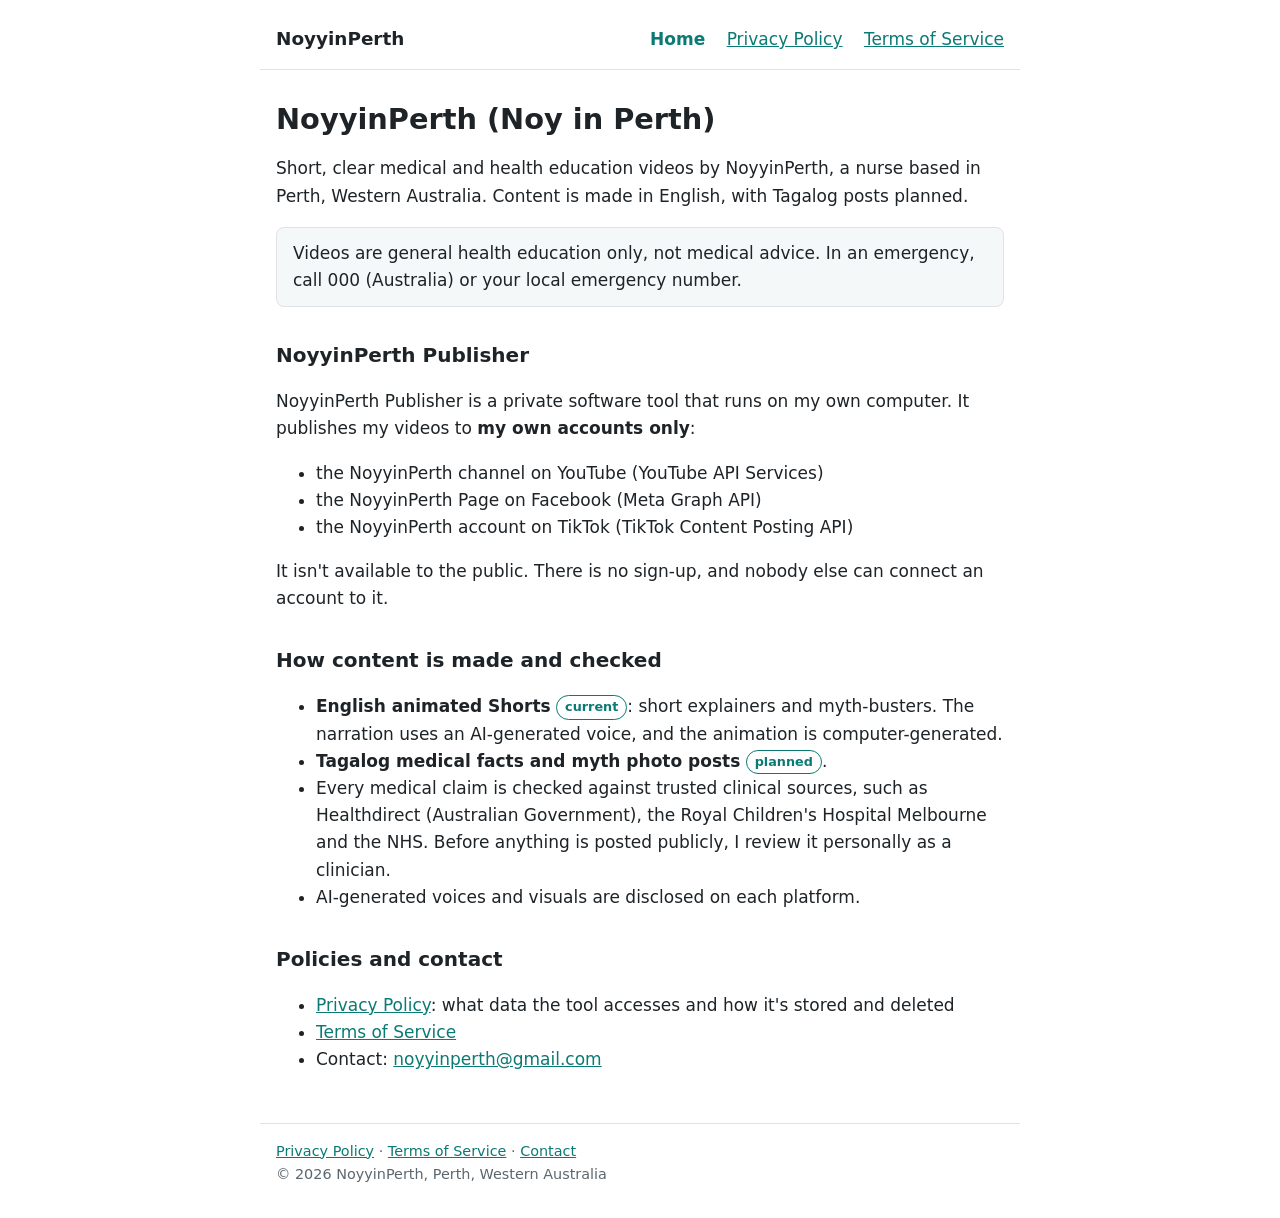
<file: index.html>
<!doctype html>
<html lang="en">
<head>
  <meta charset="utf-8">
  <meta name="viewport" content="width=device-width, initial-scale=1">
  <title>NoyyinPerth Publisher</title>
  <meta name="description" content="NoyyinPerth Publisher: the private tool Noy in Perth uses to publish medical education videos to its own YouTube, Facebook and TikTok accounts.">
  <link rel="stylesheet" href="style.css">
</head>
<body>
  <header>
    <a class="brand" href="index.html">NoyyinPerth</a>
    <nav>
      <a href="index.html" aria-current="page">Home</a>
      <a href="privacy.html">Privacy Policy</a>
      <a href="terms.html">Terms of Service</a>
    </nav>
  </header>

  <main>
    <h1>NoyyinPerth (Noy in Perth)</h1>
    <p>Short, clear medical and health education videos by NoyyinPerth, a nurse based in Perth, Western Australia.
      Content is made in English, with Tagalog posts planned.</p>
    <p class="card">Videos are general health education only, not medical advice. In an emergency, call 000 (Australia)
      or your local emergency number.</p>

    <h2>NoyyinPerth Publisher</h2>
    <p>NoyyinPerth Publisher is a private software tool that runs on my own computer. It publishes my videos to
      <strong>my own accounts only</strong>:</p>
    <ul>
      <li>the NoyyinPerth channel on YouTube (YouTube API Services)</li>
      <li>the NoyyinPerth Page on Facebook (Meta Graph API)</li>
      <li>the NoyyinPerth account on TikTok (TikTok Content Posting API)</li>
    </ul>
    <p>It isn't available to the public. There is no sign-up, and nobody else can connect an account to it.</p>

    <h2>How content is made and checked</h2>
    <ul>
      <li><strong>English animated Shorts</strong> <span class="tag">current</span>: short explainers and myth-busters.
        The narration uses an AI-generated voice, and the animation is computer-generated.</li>
      <li><strong>Tagalog medical facts and myth photo posts</strong> <span class="tag">planned</span>.</li>
      <li>Every medical claim is checked against trusted clinical sources, such as Healthdirect (Australian
        Government), the Royal Children's Hospital Melbourne and the NHS. Before anything is posted publicly, I
        review it personally as a clinician.</li>
      <li>AI-generated voices and visuals are disclosed on each platform.</li>
    </ul>

    <h2>Policies and contact</h2>
    <ul>
      <li><a href="privacy.html">Privacy Policy</a>: what data the tool accesses and how it's stored and deleted</li>
      <li><a href="terms.html">Terms of Service</a></li>
      <li>Contact: <a href="mailto:noyyinperth@gmail.com">noyyinperth@gmail.com</a></li>
    </ul>
  </main>

  <footer>
    <a href="privacy.html">Privacy Policy</a> · <a href="terms.html">Terms of Service</a> ·
    <a href="mailto:noyyinperth@gmail.com">Contact</a><br>
    © 2026 NoyyinPerth, Perth, Western Australia
  </footer>
</body>
</html>
</file>
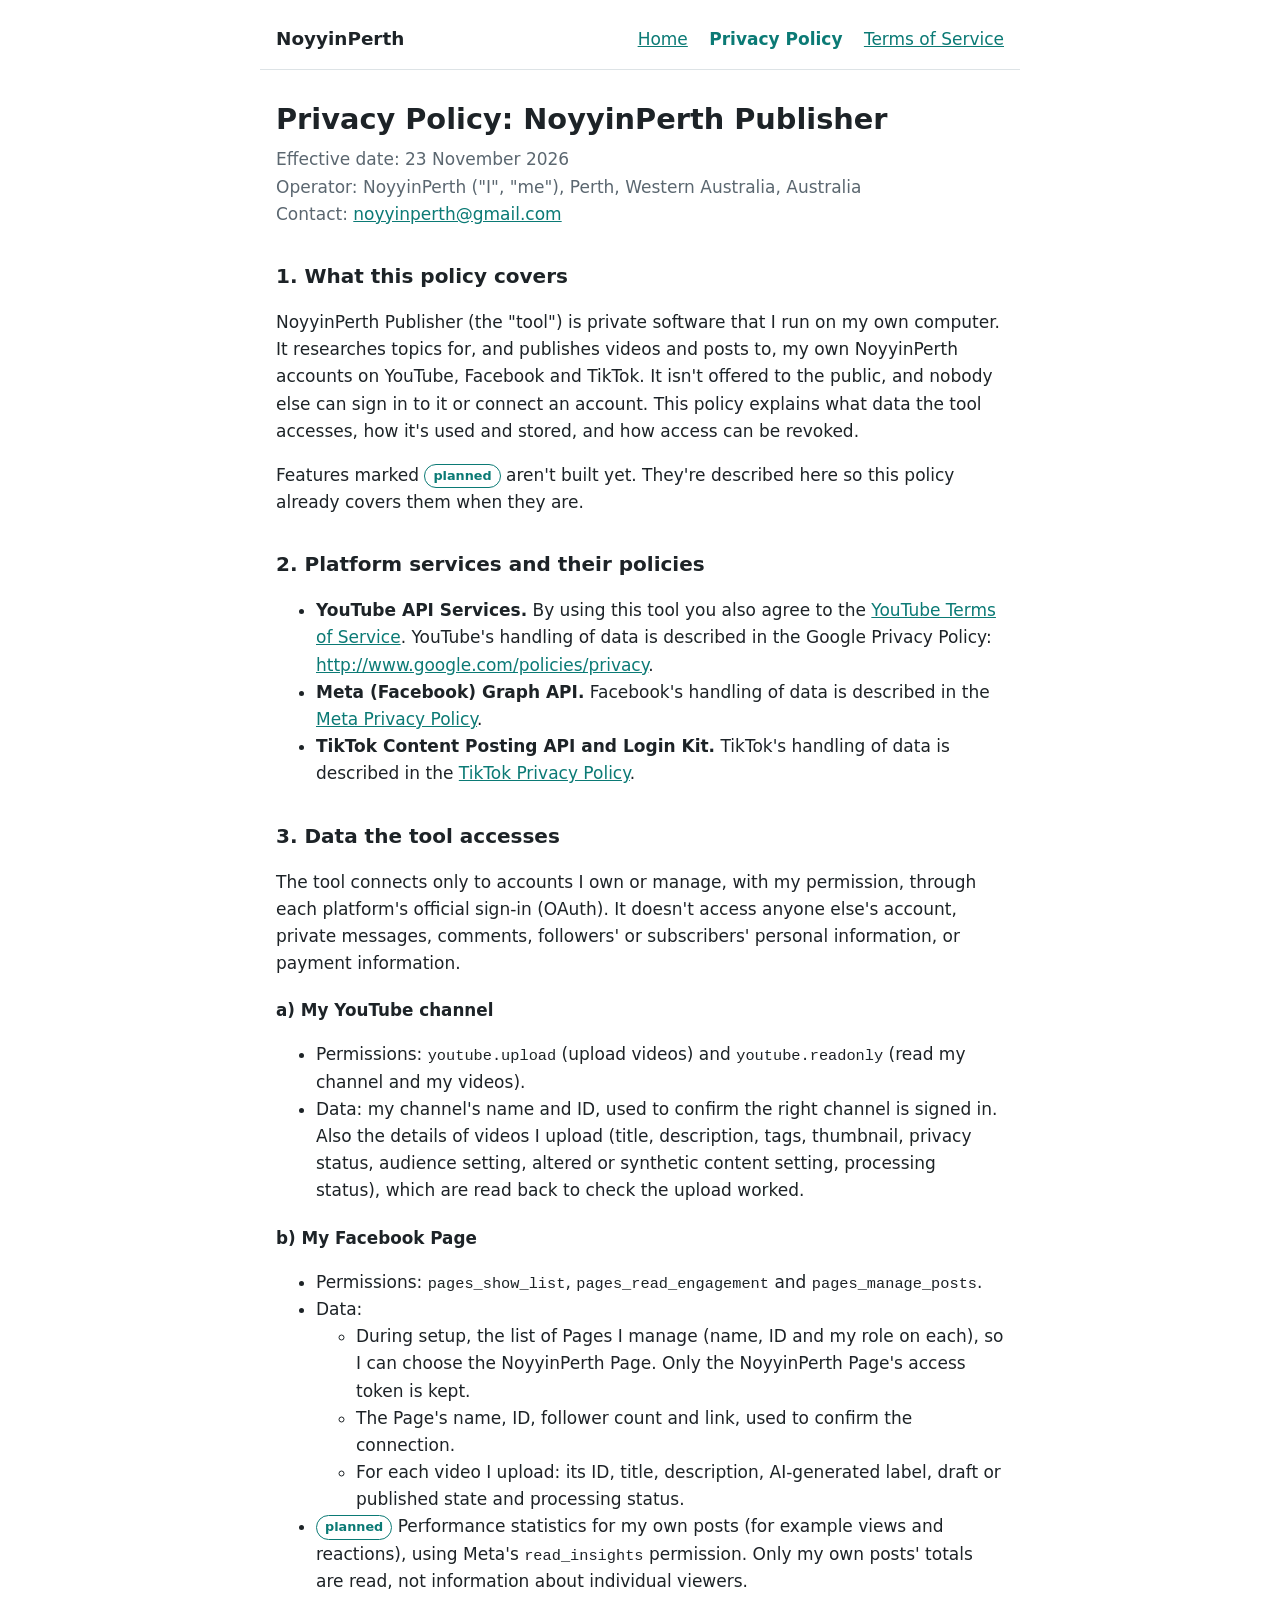
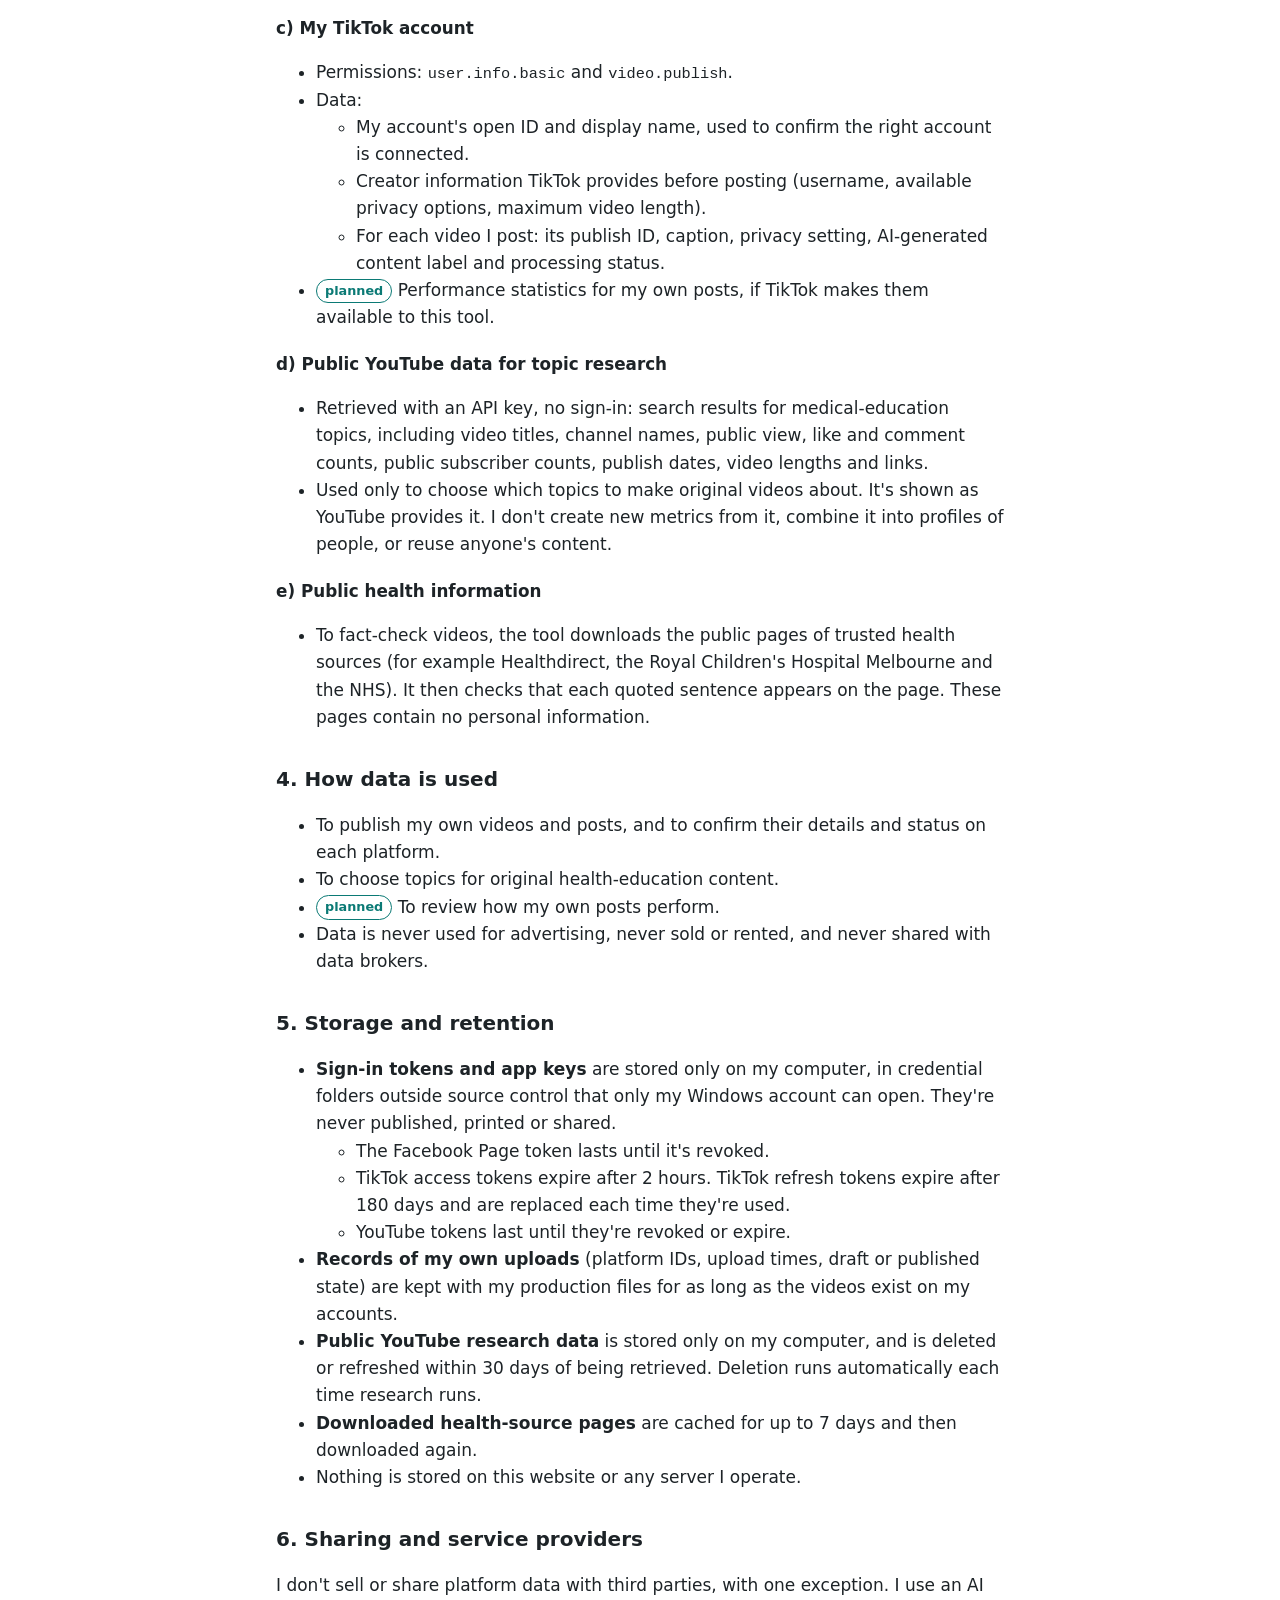
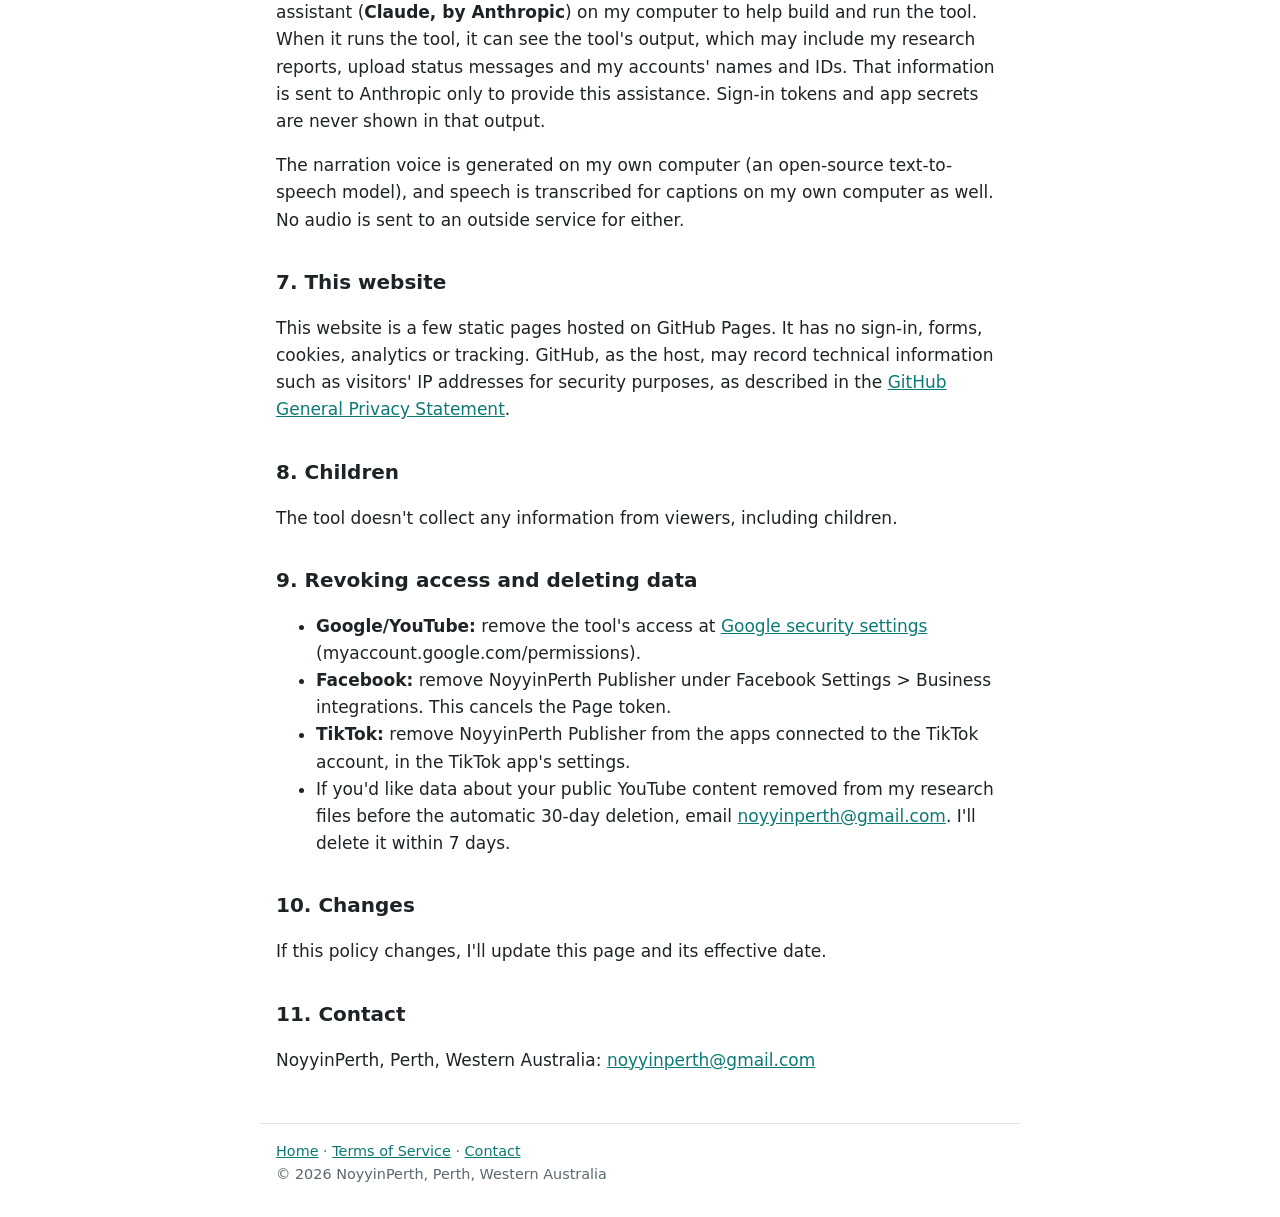
<file: privacy.html>
<!doctype html>
<html lang="en">
<head>
  <meta charset="utf-8">
  <meta name="viewport" content="width=device-width, initial-scale=1">
  <title>Privacy Policy · NoyyinPerth Publisher</title>
  <meta name="description" content="How NoyyinPerth Publisher accesses, uses, stores and deletes data.">
  <link rel="stylesheet" href="style.css">
</head>
<body>
  <header>
    <a class="brand" href="index.html">NoyyinPerth</a>
    <nav>
      <a href="index.html">Home</a>
      <a href="privacy.html" aria-current="page">Privacy Policy</a>
      <a href="terms.html">Terms of Service</a>
    </nav>
  </header>

  <main>
    <h1>Privacy Policy: NoyyinPerth Publisher</h1>
    <p class="meta">Effective date: 23 November 2026<br>
      Operator: NoyyinPerth ("I", "me"), Perth, Western Australia, Australia<br>
      Contact: <a href="mailto:noyyinperth@gmail.com">noyyinperth@gmail.com</a></p>

    <h2>1. What this policy covers</h2>
    <p>NoyyinPerth Publisher (the "tool") is private software that I run on my own computer. It researches topics
      for, and publishes videos and posts to, my own NoyyinPerth accounts on YouTube, Facebook and TikTok. It
      isn't offered to the public, and nobody else can sign in to it or connect an account. This policy explains
      what data the tool accesses, how it's used and stored, and how access can be revoked.</p>
    <p>Features marked <span class="tag">planned</span> aren't built yet. They're described here so this policy
      already covers them when they are.</p>

    <h2>2. Platform services and their policies</h2>
    <ul>
      <li><strong>YouTube API Services.</strong> By using this tool you also agree to the
        <a href="https://www.youtube.com/t/terms">YouTube Terms of Service</a>. YouTube's handling of data is
        described in the Google Privacy Policy:
        <a href="http://www.google.com/policies/privacy">http://www.google.com/policies/privacy</a>.</li>
      <li><strong>Meta (Facebook) Graph API.</strong> Facebook's handling of data is described in the
        <a href="https://www.facebook.com/privacy/policy/">Meta Privacy Policy</a>.</li>
      <li><strong>TikTok Content Posting API and Login Kit.</strong> TikTok's handling of data is described in the
        <a href="https://www.tiktok.com/legal/privacy-policy">TikTok Privacy Policy</a>.</li>
    </ul>

    <h2>3. Data the tool accesses</h2>
    <p>The tool connects only to accounts I own or manage, with my permission, through each platform's official
      sign-in (OAuth). It doesn't access anyone else's account, private messages, comments, followers' or
      subscribers' personal information, or payment information.</p>

    <h3>a) My YouTube channel</h3>
    <ul>
      <li>Permissions: <code>youtube.upload</code> (upload videos) and <code>youtube.readonly</code> (read my
        channel and my videos).</li>
      <li>Data: my channel's name and ID, used to confirm the right channel is signed in. Also the details of videos
        I upload (title, description, tags, thumbnail, privacy status, audience setting, altered or synthetic
        content setting, processing status), which are read back to check the upload worked.</li>
    </ul>

    <h3>b) My Facebook Page</h3>
    <ul>
      <li>Permissions: <code>pages_show_list</code>, <code>pages_read_engagement</code> and
        <code>pages_manage_posts</code>.</li>
      <li>Data:
        <ul>
          <li>During setup, the list of Pages I manage (name, ID and my role on each), so I can choose the
            NoyyinPerth Page. Only the NoyyinPerth Page's access token is kept.</li>
          <li>The Page's name, ID, follower count and link, used to confirm the connection.</li>
          <li>For each video I upload: its ID, title, description, AI-generated label, draft or published state
            and processing status.</li>
        </ul></li>
      <li><span class="tag">planned</span> Performance statistics for my own posts (for example views and
        reactions), using Meta's <code>read_insights</code> permission. Only my own posts' totals are read, not
        information about individual viewers.</li>
    </ul>

    <h3>c) My TikTok account</h3>
    <ul>
      <li>Permissions: <code>user.info.basic</code> and <code>video.publish</code>.</li>
      <li>Data:
        <ul>
          <li>My account's open ID and display name, used to confirm the right account is connected.</li>
          <li>Creator information TikTok provides before posting (username, available privacy options, maximum
            video length).</li>
          <li>For each video I post: its publish ID, caption, privacy setting, AI-generated content label and
            processing status.</li>
        </ul></li>
      <li><span class="tag">planned</span> Performance statistics for my own posts, if TikTok makes them available
        to this tool.</li>
    </ul>

    <h3>d) Public YouTube data for topic research</h3>
    <ul>
      <li>Retrieved with an API key, no sign-in: search results for medical-education topics, including video
        titles, channel names, public view, like and comment counts, public subscriber counts, publish dates,
        video lengths and links.</li>
      <li>Used only to choose which topics to make original videos about. It's shown as YouTube provides it. I don't
        create new metrics from it, combine it into profiles of people, or reuse anyone's content.</li>
    </ul>

    <h3>e) Public health information</h3>
    <ul>
      <li>To fact-check videos, the tool downloads the public pages of trusted health sources (for example
        Healthdirect, the Royal Children's Hospital Melbourne and the NHS). It then checks that each quoted sentence
        appears on the page. These pages contain no personal information.</li>
    </ul>

    <h2>4. How data is used</h2>
    <ul>
      <li>To publish my own videos and posts, and to confirm their details and status on each platform.</li>
      <li>To choose topics for original health-education content.</li>
      <li><span class="tag">planned</span> To review how my own posts perform.</li>
      <li>Data is never used for advertising, never sold or rented, and never shared with data brokers.</li>
    </ul>

    <h2>5. Storage and retention</h2>
    <ul>
      <li><strong>Sign-in tokens and app keys</strong> are stored only on my computer, in credential folders outside
        source control that only my Windows account can open. They're never published, printed or shared.
        <ul>
          <li>The Facebook Page token lasts until it's revoked.</li>
          <li>TikTok access tokens expire after 2 hours. TikTok refresh tokens expire after 180 days and are replaced
            each time they're used.</li>
          <li>YouTube tokens last until they're revoked or expire.</li>
        </ul></li>
      <li><strong>Records of my own uploads</strong> (platform IDs, upload times, draft or published state) are kept
        with my production files for as long as the videos exist on my accounts.</li>
      <li><strong>Public YouTube research data</strong> is stored only on my computer, and is deleted or refreshed
        within 30 days of being retrieved. Deletion runs automatically each time research runs.</li>
      <li><strong>Downloaded health-source pages</strong> are cached for up to 7 days and then downloaded again.</li>
      <li>Nothing is stored on this website or any server I operate.</li>
    </ul>

    <h2>6. Sharing and service providers</h2>
    <p>I don't sell or share platform data with third parties, with one exception. I use an AI assistant
      (<strong>Claude, by Anthropic</strong>) on my computer to help build and run the tool. When it runs the tool,
      it can see the tool's output, which may include my research reports, upload status messages and my
      accounts' names and IDs. That information is sent to Anthropic only to provide this assistance.
      Sign-in tokens and app secrets are never shown in that output.</p>
    <p>The narration voice is generated on my own computer (an open-source text-to-speech model), and speech is
      transcribed for captions on my own computer as well. No audio is sent to an outside service for either.</p>

    <h2>7. This website</h2>
    <p>This website is a few static pages hosted on GitHub Pages. It has no sign-in, forms, cookies, analytics or
      tracking. GitHub, as the host, may record technical information such as visitors' IP addresses for security
      purposes, as described in the
      <a href="https://docs.github.com/en/site-policy/privacy-policies/github-general-privacy-statement">GitHub
      General Privacy Statement</a>.</p>

    <h2>8. Children</h2>
    <p>The tool doesn't collect any information from viewers, including children.</p>

    <h2>9. Revoking access and deleting data</h2>
    <ul>
      <li><strong>Google/YouTube:</strong> remove the tool's access at
        <a href="https://security.google.com/settings/security/permissions">Google security settings</a>
        (myaccount.google.com/permissions).</li>
      <li><strong>Facebook:</strong> remove NoyyinPerth Publisher under Facebook Settings &gt; Business integrations.
        This cancels the Page token.</li>
      <li><strong>TikTok:</strong> remove NoyyinPerth Publisher from the apps connected to the TikTok account, in the
        TikTok app's settings.</li>
      <li>If you'd like data about your public YouTube content removed from my research files before the automatic
        30-day deletion, email <a href="mailto:noyyinperth@gmail.com">noyyinperth@gmail.com</a>. I'll delete it
        within 7 days.</li>
    </ul>

    <h2>10. Changes</h2>
    <p>If this policy changes, I'll update this page and its effective date.</p>

    <h2>11. Contact</h2>
    <p>NoyyinPerth, Perth, Western Australia: <a href="mailto:noyyinperth@gmail.com">noyyinperth@gmail.com</a></p>
  </main>

  <footer>
    <a href="index.html">Home</a> · <a href="terms.html">Terms of Service</a> ·
    <a href="mailto:noyyinperth@gmail.com">Contact</a><br>
    © 2026 NoyyinPerth, Perth, Western Australia
  </footer>
</body>
</html>
</file>
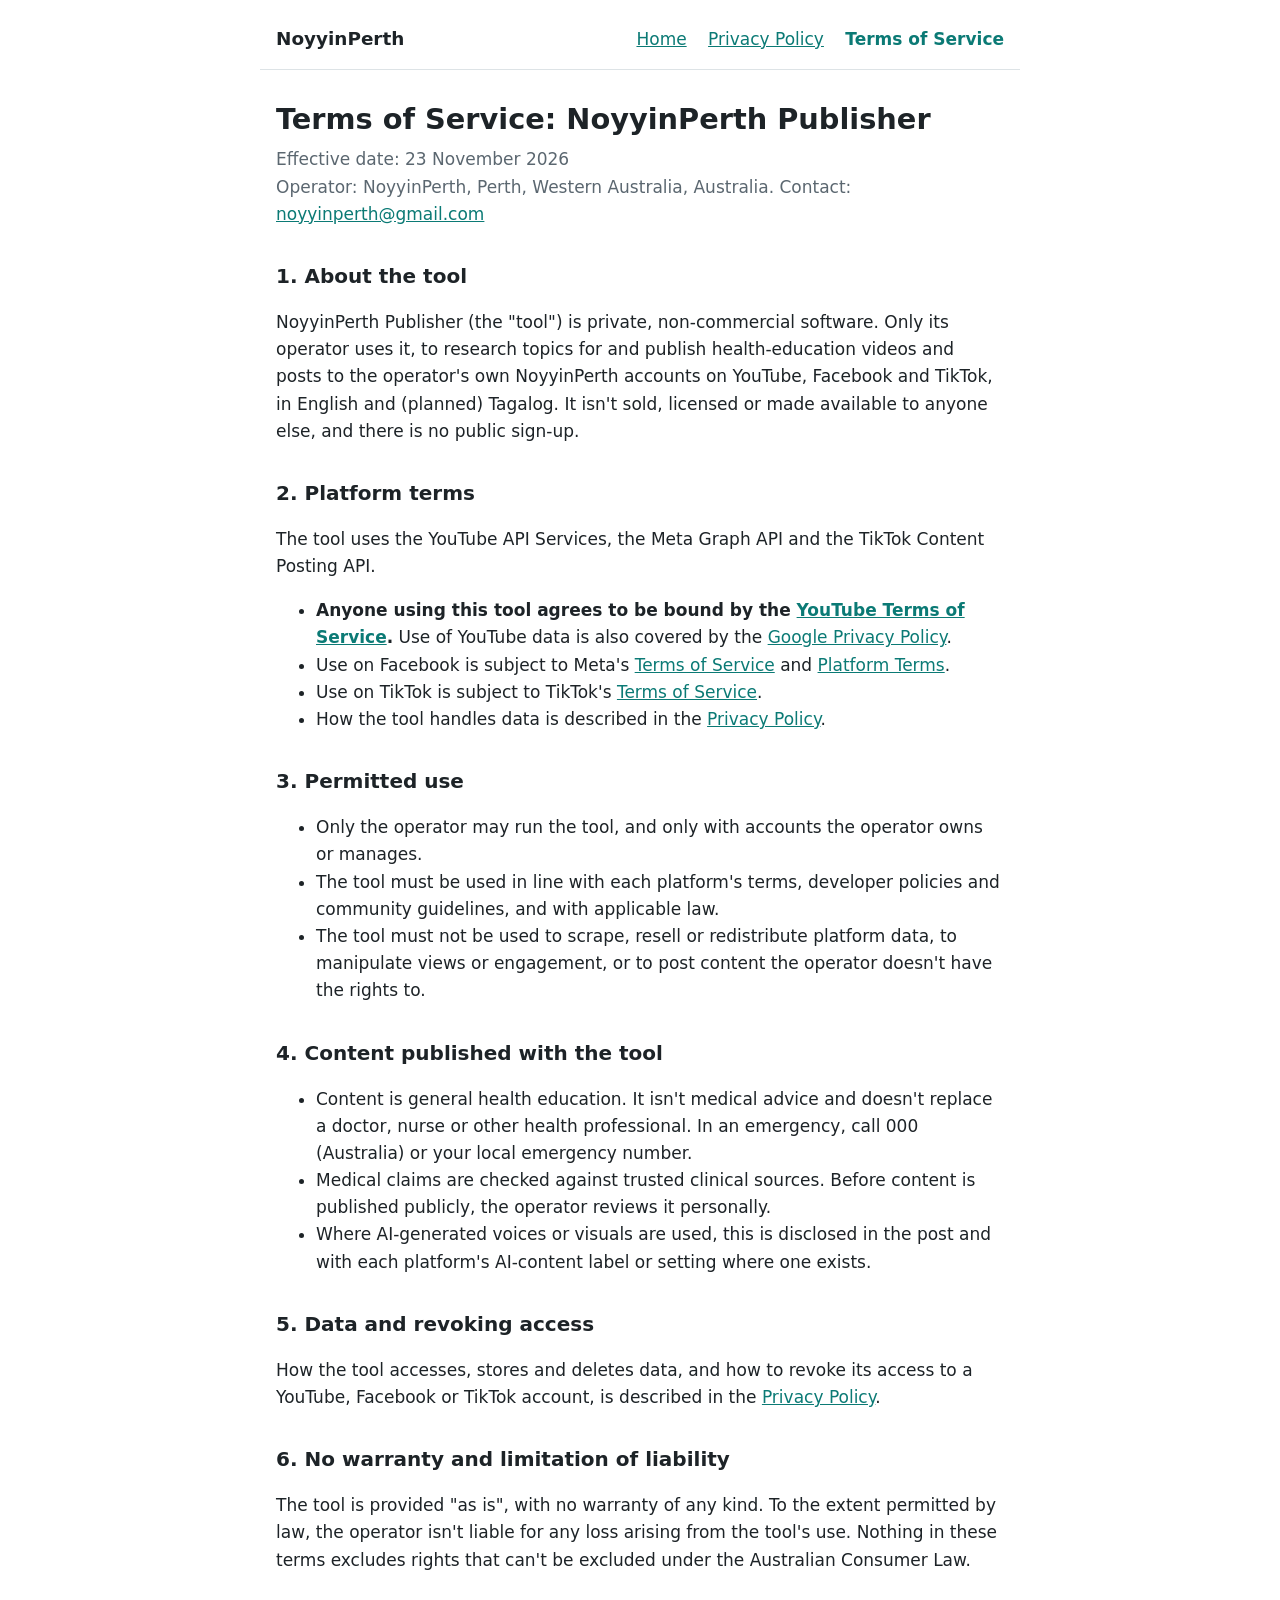
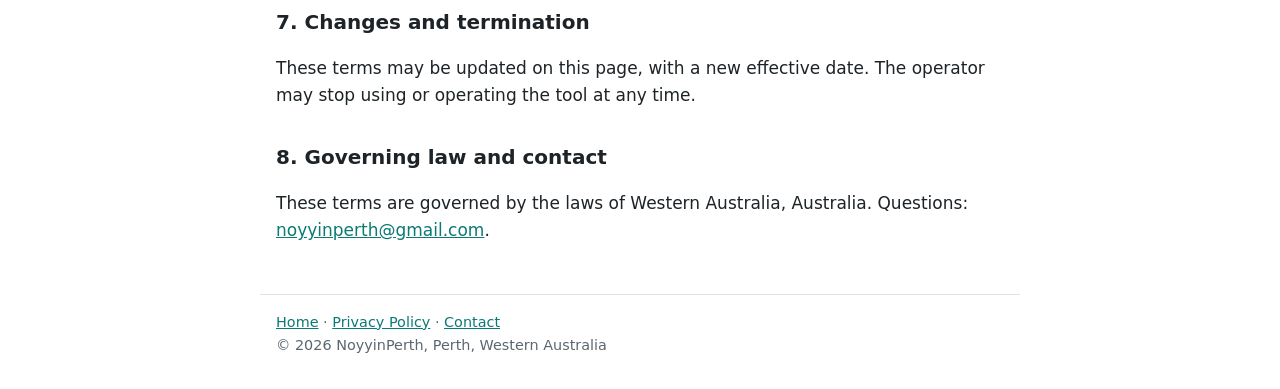
<file: terms.html>
<!doctype html>
<html lang="en">
<head>
  <meta charset="utf-8">
  <meta name="viewport" content="width=device-width, initial-scale=1">
  <title>Terms of Service · NoyyinPerth Publisher</title>
  <meta name="description" content="Terms of Service for NoyyinPerth Publisher, a private publishing tool.">
  <link rel="stylesheet" href="style.css">
</head>
<body>
  <header>
    <a class="brand" href="index.html">NoyyinPerth</a>
    <nav>
      <a href="index.html">Home</a>
      <a href="privacy.html">Privacy Policy</a>
      <a href="terms.html" aria-current="page">Terms of Service</a>
    </nav>
  </header>

  <main>
    <h1>Terms of Service: NoyyinPerth Publisher</h1>
    <p class="meta">Effective date: 23 November 2026<br>
      Operator: NoyyinPerth, Perth, Western Australia, Australia.
      Contact: <a href="mailto:noyyinperth@gmail.com">noyyinperth@gmail.com</a></p>

    <h2>1. About the tool</h2>
    <p>NoyyinPerth Publisher (the "tool") is private, non-commercial software. Only its operator uses it, to
      research topics for and publish health-education videos and posts to the operator's own NoyyinPerth accounts
      on YouTube, Facebook and TikTok, in English and (planned) Tagalog. It isn't sold, licensed or made available
      to anyone else, and there is no public sign-up.</p>

    <h2>2. Platform terms</h2>
    <p>The tool uses the YouTube API Services, the Meta Graph API and the TikTok Content Posting API.</p>
    <ul>
      <li><strong>Anyone using this tool agrees to be bound by the
        <a href="https://www.youtube.com/t/terms">YouTube Terms of Service</a>.</strong> Use of YouTube data is also
        covered by the <a href="http://www.google.com/policies/privacy">Google Privacy Policy</a>.</li>
      <li>Use on Facebook is subject to Meta's <a href="https://www.facebook.com/terms.php">Terms of Service</a> and
        <a href="https://developers.facebook.com/terms/">Platform Terms</a>.</li>
      <li>Use on TikTok is subject to TikTok's <a href="https://www.tiktok.com/legal/terms-of-service">Terms of
        Service</a>.</li>
      <li>How the tool handles data is described in the <a href="privacy.html">Privacy Policy</a>.</li>
    </ul>

    <h2>3. Permitted use</h2>
    <ul>
      <li>Only the operator may run the tool, and only with accounts the operator owns or manages.</li>
      <li>The tool must be used in line with each platform's terms, developer policies and community guidelines,
        and with applicable law.</li>
      <li>The tool must not be used to scrape, resell or redistribute platform data, to manipulate views or
        engagement, or to post content the operator doesn't have the rights to.</li>
    </ul>

    <h2>4. Content published with the tool</h2>
    <ul>
      <li>Content is general health education. It isn't medical advice and doesn't replace a doctor, nurse or other
        health professional. In an emergency, call 000 (Australia) or your local emergency number.</li>
      <li>Medical claims are checked against trusted clinical sources. Before content is published publicly, the
        operator reviews it personally.</li>
      <li>Where AI-generated voices or visuals are used, this is disclosed in the post and with each platform's
        AI-content label or setting where one exists.</li>
    </ul>

    <h2>5. Data and revoking access</h2>
    <p>How the tool accesses, stores and deletes data, and how to revoke its access to a YouTube, Facebook or TikTok
      account, is described in the <a href="privacy.html">Privacy Policy</a>.</p>

    <h2>6. No warranty and limitation of liability</h2>
    <p>The tool is provided "as is", with no warranty of any kind. To the extent permitted by law, the operator isn't
      liable for any loss arising from the tool's use. Nothing in these terms excludes rights that can't be excluded
      under the Australian Consumer Law.</p>

    <h2>7. Changes and termination</h2>
    <p>These terms may be updated on this page, with a new effective date. The operator may stop using or operating
      the tool at any time.</p>

    <h2>8. Governing law and contact</h2>
    <p>These terms are governed by the laws of Western Australia, Australia. Questions:
      <a href="mailto:noyyinperth@gmail.com">noyyinperth@gmail.com</a>.</p>
  </main>

  <footer>
    <a href="index.html">Home</a> · <a href="privacy.html">Privacy Policy</a> ·
    <a href="mailto:noyyinperth@gmail.com">Contact</a><br>
    © 2026 NoyyinPerth, Perth, Western Australia
  </footer>
</body>
</html>
</file>
<file: style.css>
:root {
  --bg: #ffffff;
  --text: #1d2327;
  --muted: #5b6770;
  --accent: #0b7a75;
  --line: #dde3e6;
  --card: #f5f8f9;
}

@media (prefers-color-scheme: dark) {
  :root {
    --bg: #11161a;
    --text: #e6ecef;
    --muted: #9aa8b1;
    --accent: #4fc2bb;
    --line: #2a343b;
    --card: #182026;
  }
}

* { box-sizing: border-box; }

body {
  margin: 0;
  background: var(--bg);
  color: var(--text);
  font: 17px/1.6 system-ui, -apple-system, "Segoe UI", Roboto, Arial, sans-serif;
}

header, main, footer {
  max-width: 760px;
  margin: 0 auto;
  padding: 0 16px;
}

header {
  display: flex;
  flex-wrap: wrap;
  align-items: baseline;
  justify-content: space-between;
  gap: 8px 24px;
  padding-top: 24px;
  padding-bottom: 16px;
  border-bottom: 1px solid var(--line);
}

.brand { font-weight: 700; font-size: 1.15rem; color: var(--text); text-decoration: none; }
nav a { margin-right: 16px; }
nav a:last-child { margin-right: 0; }
nav a[aria-current="page"] { font-weight: 700; text-decoration: none; }

a { color: var(--accent); }

main { padding-top: 8px; padding-bottom: 32px; }
h1 { font-size: 1.8rem; line-height: 1.25; margin: 24px 0 8px; }
h2 { font-size: 1.25rem; margin: 32px 0 8px; }
h3 { font-size: 1.05rem; margin: 20px 0 4px; }
.meta { color: var(--muted); margin-top: 0; }

.card {
  background: var(--card);
  border: 1px solid var(--line);
  border-radius: 8px;
  padding: 12px 16px;
  margin: 16px 0;
}

.tag {
  display: inline-block;
  font-size: 0.8rem;
  font-weight: 600;
  padding: 1px 8px;
  border-radius: 999px;
  border: 1px solid var(--accent);
  color: var(--accent);
  vertical-align: middle;
}

table { border-collapse: collapse; width: 100%; margin: 12px 0; font-size: 0.95rem; }
th, td { text-align: left; vertical-align: top; padding: 8px; border-bottom: 1px solid var(--line); }
.table-wrap { overflow-x: auto; }
code { font-size: 0.9em; }

footer {
  border-top: 1px solid var(--line);
  padding-top: 16px;
  padding-bottom: 32px;
  color: var(--muted);
  font-size: 0.9rem;
}
</file>
